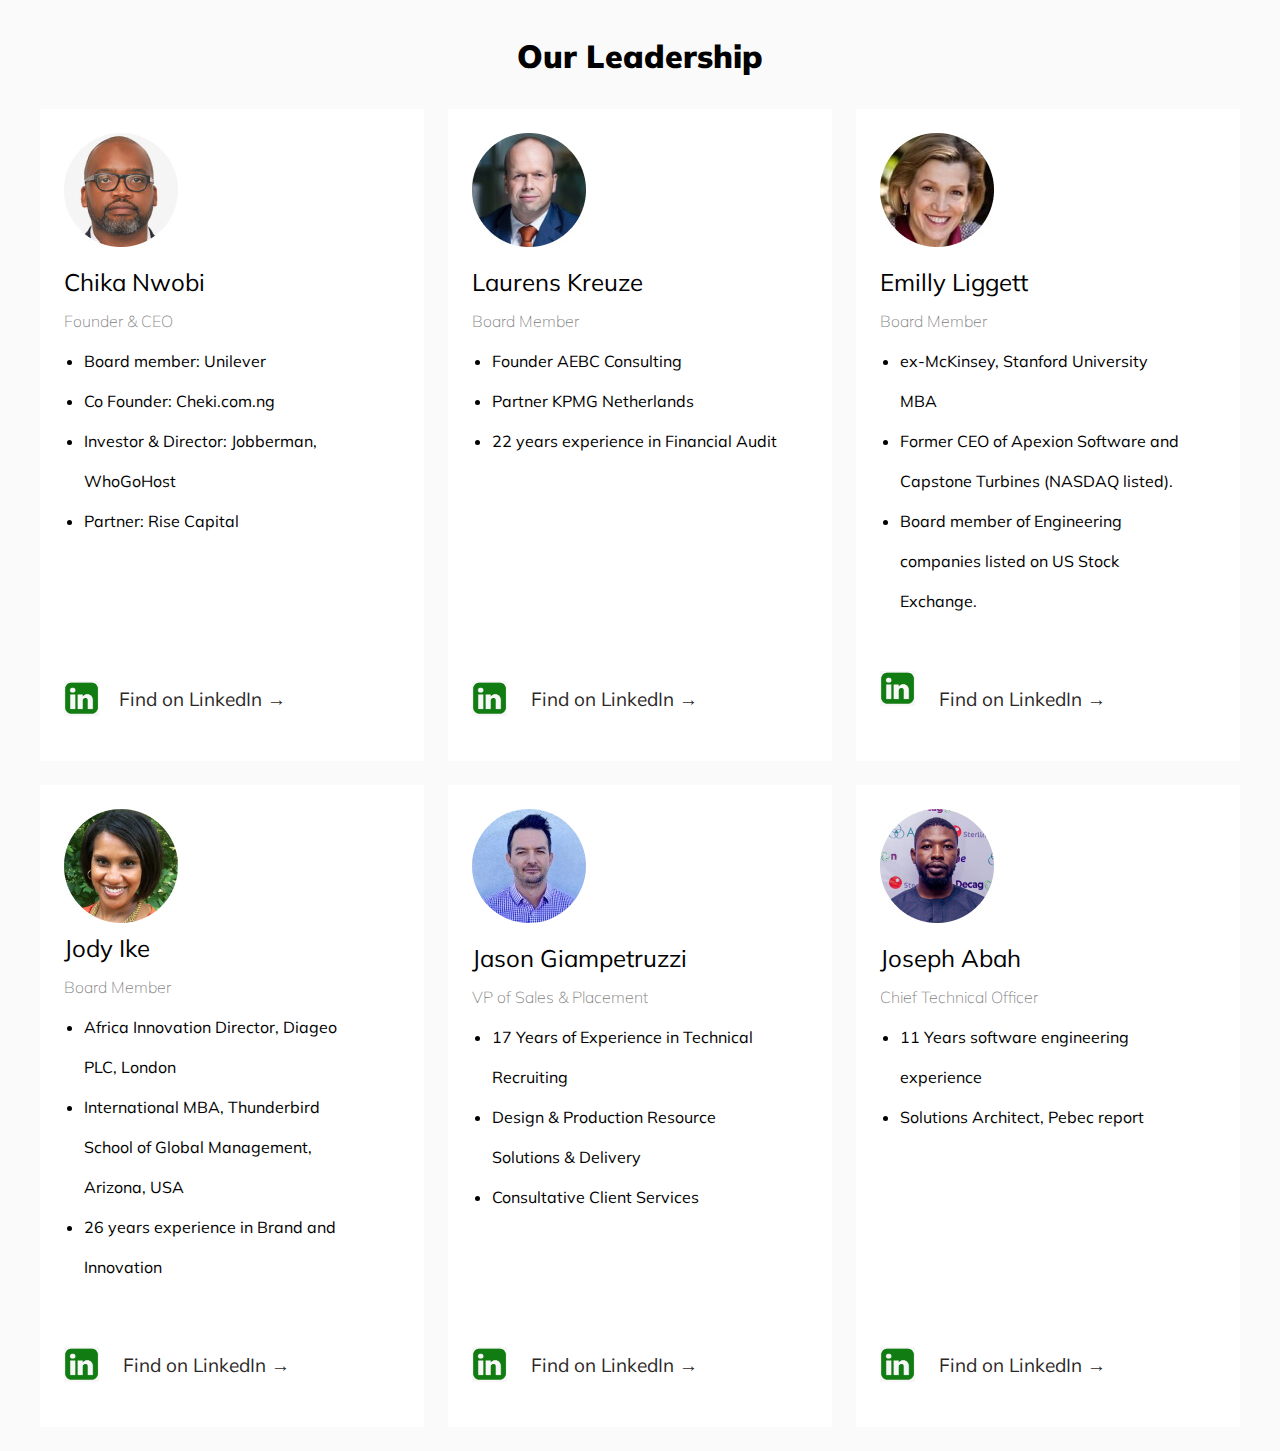
<file: index.html>
<html lang="en">
<head>
    <meta charset="UTF-8">
    <meta http-equiv="X-UA-Compatible" content="IE=edge">
    <meta name="viewport" content="width=device-width, initial-scale=1.0">
    <link rel="stylesheet" href="https://fonts.googleapis.com/css?family=Mulish">
    <link rel="stylesheet" href="style.css">
    <title>Leadership Clone</title>
</head>
<body>
    <h1>Our Leadership</h1>
    <div class="leader-container">
            <div class="leader-item"><img src="images\chika-nwobi.jpg" alt="chika-nwobi">
            <h2>Chika Nwobi</h2>
            <p>Founder & CEO</p>
            <ul>
                <li>Board member: Unilever</li>
                <li>Co Founder: Cheki.com.ng</li>
                <li>Investor & Director: Jobberman, WhoGoHost</li>
                <li>Partner: Rise Capital</li>
            </ul>
            <a href="#" class="green"><img src="images\download (1).png" class="logo" alt="LinkedIn Logo"
                 height="35" width="35"><span class="hove">Find on LinkedIn &#x2192</span></a>
            </div>

            <div class="leader-item"><img src="images\laurens-kreuze.jpg" alt="laurens-kreuze">
                <h2>Laurens Kreuze</h2>
                <p>Board Member</p>
                <ul>
                    <li>Founder AEBC Consulting</li>
                    <li>Partner KPMG Netherlands</li>
                    <li>22 years experience in Financial Audit</li>
                </ul>
                <a href="#" class="green"><img src="images\download (1).png" class="logo" alt="LinkedIn Logo" height="35" width="35">
                    <span class="hove">Find on LinkedIn &#x2192</span></a>
            </div>
            
            <div class="leader-item"><img src="images\emilly-liggette.jpg" alt="emilly-liggette">
                <h2>Emilly Liggett</h2>
                <p>Board Member</p>
                <ul>
                    <li>ex-McKinsey, Stanford University MBA</li>
                    <li>Former CEO of Apexion Software and Capstone Turbines (NASDAQ listed).</li>
                    <li>Board member of Engineering companies listed on US Stock Exchange.</li>
                </ul>
                <a href="#" class="green"><img src="images\download (1).png" alt="LinkedIn Logo" height="35" width="35">
                    <span class="hove">Find on LinkedIn &#x2192</span></a>
            </div>

            <div class="leader-item"><img src="images\jody-ike.jpg" class="logo" alt="jody-ike">
                <h2>Jody Ike</h2>
            <p>Board Member</p>
            <ul>
                <li>Africa Innovation Director, Diageo PLC, London</li>
                <li>International MBA, Thunderbird School of Global Management, Arizona, USA</li>
                <li>26 years experience in Brand and Innovation</li>
            </ul>
            <a href="#" class="green"><img src="images\download (1).png" class="logo" alt="LinkedIn Logo" height="35" width="35">
                <span class="hove">Find on LinkedIn &#x2192</span></a>
            </div>

            <div class="leader-item"><img src="images\jason.jpeg" alt="jason" class="round-image">
                <h2>Jason Giampetruzzi</h2>
            <p>VP of Sales & Placement</p>
            <ul>
                <li>17 Years of Experience in Technical Recruiting</li>
                <li>Design & Production Resource Solutions & Delivery</li>
                <li>Consultative Client Services</li>
            </ul>
            <a href="#" class="green"><img src="images\download (1).png" class="logo" alt="LinkedIn Logo" height="35" width="35">
                <span class="hove">Find on LinkedIn &#x2192</span></a>
            </div>

            <div class="leader-item"><img src="images\joseph-abah.jpg" alt="joseph-abah">
                <h2>Joseph Abah</h2>
            <p>Chief Technical Officer</p>
            <ul>
                <li>11 Years software engineering experience</li>
                <li>Solutions Architect, Pebec report</li>
            </ul>
            <a href="#" class="green"><img src="images\download (1).png" class="logo" alt="LinkedIn Logo" height="35" width="35">
                <span class="hove">Find on LinkedIn &#x2192</span></a>
            </div>
    </div>
</body>
</html>
</file>
<file: style.css>
*{
    font-family: "Mulish", sans-serif;
  }
body{
    padding: 1rem;
    background-color: rgb(250, 250, 250);
}

h1{
    font-weight: 900;
    text-align: center;
    line-height: 2;
    color: #000;
}

h2{
    font-weight: normal;
}

ul{
    line-height: 2.5;
    padding-bottom: 100;
    padding-right: 30px;
    padding-left: 20px;
    font-size: 16px;
}

p{
    color: grey;
    font-weight: lighter;
    white-space: nowrap;
    line-height: 0.5;
}

a{
    text-decoration: none;
    color: black;
}

.round-image{
    border-radius: 50%;
}

span{
    padding-left: 20px;
    font-size: 19px;
    color: rgb(44, 40, 40);
}

.leader-container{
   max-width: 1200px;
   margin: 0 auto;
   display: grid;
   grid-gap: 1.5rem;
}

.leader-item{
    background-color: white;
    padding: 1.5rem;
    height: max-content 50px;
    position: relative;
}

.logo{
    margin-bottom: -10;
}

.green{
    position: absolute;
    bottom: 50;
}

/*.hove:hover{
    color: rgb(111, 236, 111);
}*/

.green, .hove:hover{
    color: rgb(111, 236, 111);
}

@media (min-width: 600px){
    .leader-container{grid-template-columns: repeat(2, 1fr);}
}

@media (min-width: 900px){
    .leader-container{grid-template-columns: repeat(3, 1fr);}
}
</file>
